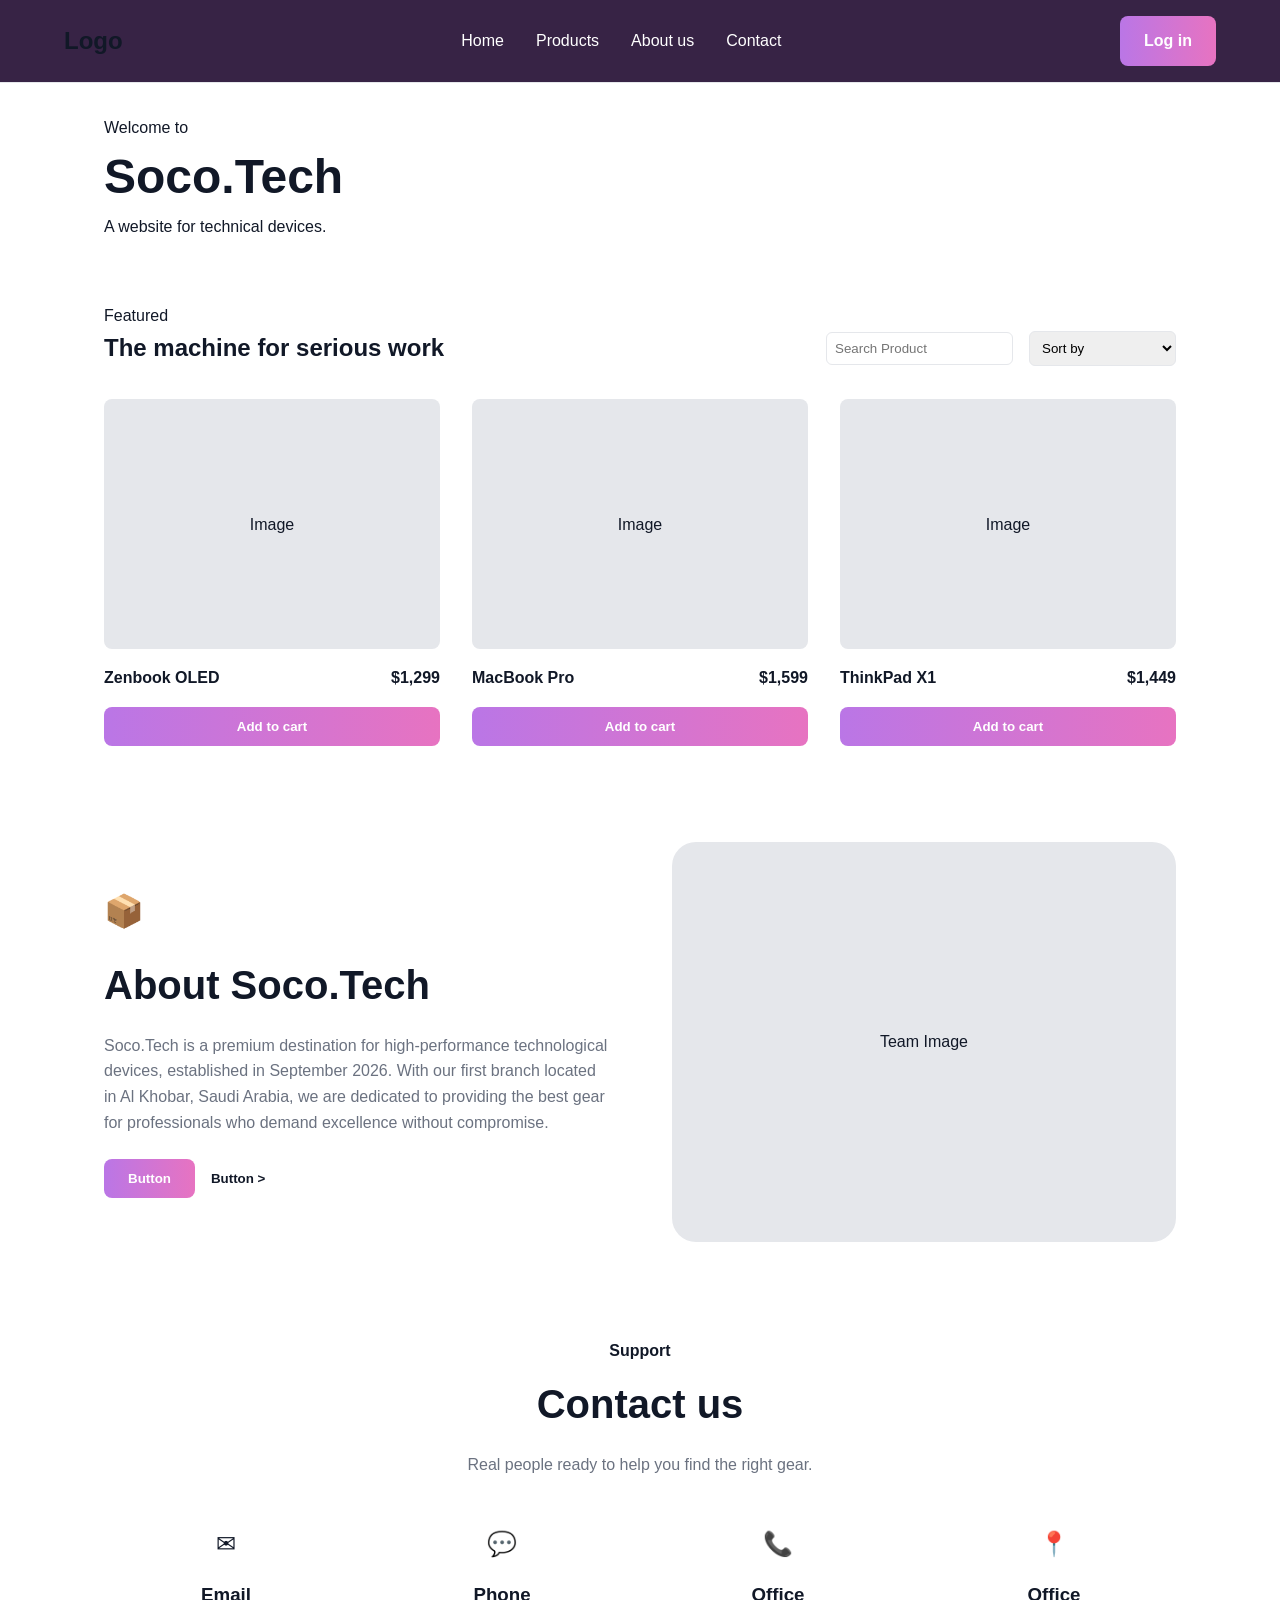
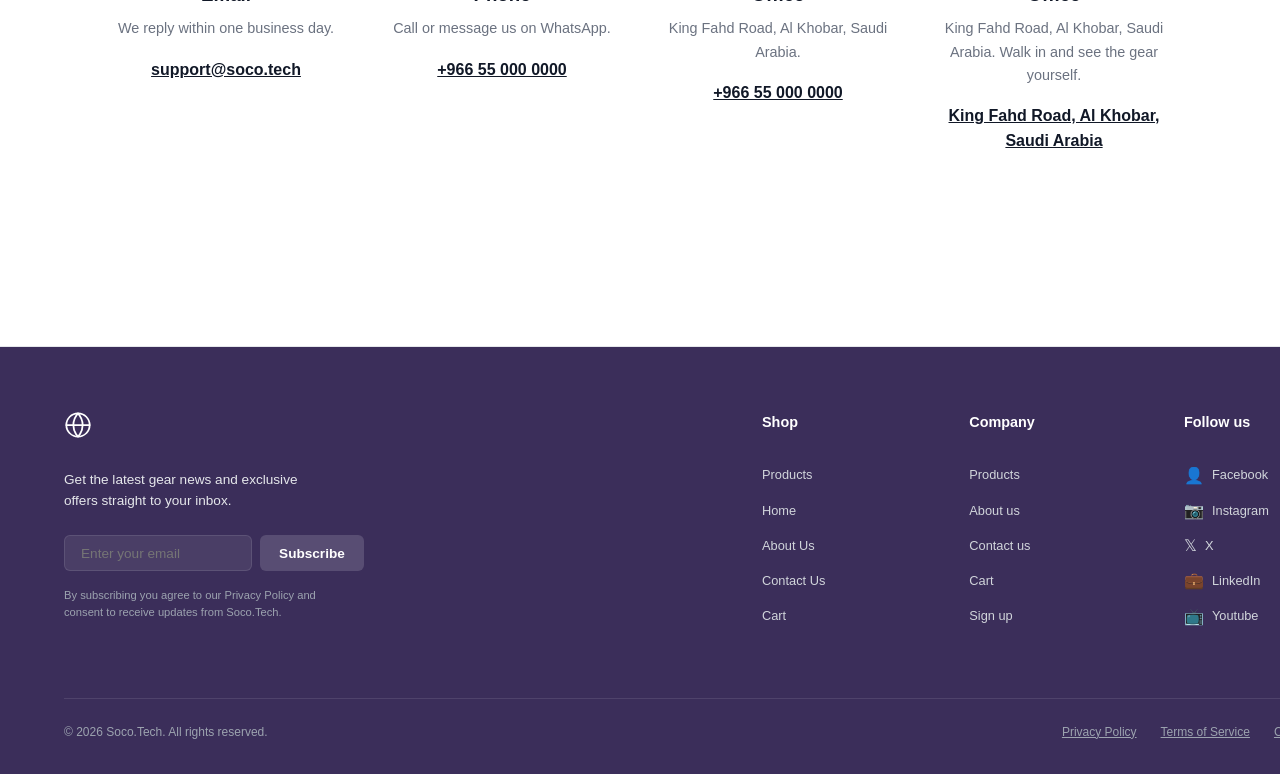
<file: index.html>
<!DOCTYPE html>
<html lang="en">
<head>
    <meta charset="UTF-8">
    <title>Soco.Tech - Home</title>
    <link rel="stylesheet" href="style.css">
</head>
<body>
    <header>
        <h2>Logo</h2>
        <nav class="nav-links">
            <a href="index.html">Home</a>
            <a href="index.html">Products</a>
            <a href="index.html">About us</a>
            <a href="index.html">Contact</a>
        </nav>
        <a href="login.html" class="btn-primary btn-outline">Log in</a>
    </header>

    <main>
        <!-- Hero Section -->
        <section class="hero" style="margin-bottom: 4rem;">
            <div>
                <p>Welcome to </p>
                <h1 style="font-size: 3rem; margin: 0.5rem 0;">Soco.Tech</h1>
                <p>A website for technical devices.</p>
            </div>
        </section>

        <!-- Product Header Section -->
        <section class="product-header" style="margin-bottom: 2rem;">
            <p>Featured</p>
            <!-- Flexbox aligns the H1 on the left and the search/sort controls on the right -->
            <div style="display: flex; justify-content: space-between; align-items: center; flex-wrap: wrap; gap: 1rem;">
                <h1 style="margin: 0;">The machine for serious work</h1>
                <div style="display: flex; gap: 1rem; align-items: center;">
                    <input type="search" id="search" name="search" placeholder="Search Product" style="padding: 0.5rem; border: 1px solid var(--border); border-radius: 6px;"/>
                    <select id="sort-selector" name="sort-selector" style="padding: 0.5rem; border: 1px solid var(--border); border-radius: 6px;">
                        <option>Sort by</option>
                        <option>Price: Low to High</option>
                        <option>Price: High to Low</option>
                    </select>
                </div>
            </div>
        </section>

        <!-- Product Grid -->
        <section class="product-grid" style="margin-bottom: 6rem;">
            <div class="product-card">
                <div class="img-placeholder" style="height: 250px; margin-bottom: 1rem;">Image</div>
                <div style="display: flex; justify-content: space-between; margin-bottom: 1rem;">
                    <strong>Zenbook OLED</strong>
                    <strong>$1,299</strong>
                </div>
                <button class="btn-primary btn-outline" style="width: 100%;">Add to cart</button>
            </div>
            <div class="product-card">
                <div class="img-placeholder" style="height: 250px; margin-bottom: 1rem;">Image</div>
                <div style="display: flex; justify-content: space-between; margin-bottom: 1rem;">
                    <strong>MacBook Pro</strong>
                    <strong>$1,599</strong>
                </div>
                <button class="btn-primary btn-outline" style="width: 100%;">Add to cart</button>
            </div>
            <div class="product-card">
                <div class="img-placeholder" style="height: 250px; margin-bottom: 1rem;">Image</div>
                <div style="display: flex; justify-content: space-between; margin-bottom: 1rem;">
                    <strong>ThinkPad X1</strong>
                    <strong>$1,449</strong>
                </div>
                <button class="btn-primary btn-outline" style="width: 100%;">Add to cart</button>
            </div>
        </section>

        <!-- About Section -->
        <section class="about-section" style="display: grid; grid-template-columns: 1fr 1fr; gap: 4rem; align-items: center; margin-bottom: 6rem;">
            <div>
                <div style="font-size: 2rem; margin-bottom: 1rem;">&#128230;</div>
                <h2 style="font-size: 2.5rem; margin-bottom: 1rem;">About Soco.Tech</h2>
                <p style="color: var(--text-muted); margin-bottom: 1.5rem;">Soco.Tech is a premium destination for high-performance technological devices, established in September 2026. With our first branch located in Al Khobar, Saudi Arabia, we are dedicated to providing the best gear for professionals who demand excellence without compromise.</p>
                <div style="display: flex; gap: 1rem; align-items: center;">
                    <button class="btn-primary btn-outline">Button</button>
                    <button class="btn-arrow btn-outline" style="border: none; padding-left: 0;">Button &gt;</button>
                </div>
            </div>
            <div class="img-placeholder" style="height: 400px; border-radius: 24px; background-color: var(--placeholder);">Team Image</div>
        </section>

        <!-- Contact Section -->
        <section class="contact-section" style="margin-bottom: 6rem;">
            <div style="text-align: center; margin-bottom: 3rem;">
                <p style="font-weight: 600; margin-bottom: 0.5rem;">Support</p>
                <h2 style="font-size: 2.5rem; margin-bottom: 1rem;">Contact us</h2>
                <p style="color: var(--text-muted);">Real people ready to help you find the right gear.</p>
            </div>
            <div style="display: grid; grid-template-columns: repeat(4, 1fr); gap: 2rem; text-align: center;">
                <div>
                    <div style="font-size: 1.5rem; margin-bottom: 1rem;">&#9993;</div>
                    <h3 style="margin-bottom: 0.5rem;">Email</h3>
                    <p style="color: var(--text-muted); font-size: 0.9rem; margin-bottom: 1rem;">We reply within one business day.</p>
                    <a href="mailto:support@soco.tech" style="text-decoration: underline; font-weight: 600;">support@soco.tech</a>
                </div>
                <div>
                    <div style="font-size: 1.5rem; margin-bottom: 1rem;">&#128172;</div>
                    <h3 style="margin-bottom: 0.5rem;">Phone</h3>
                    <p style="color: var(--text-muted); font-size: 0.9rem; margin-bottom: 1rem;">Call or message us on WhatsApp.</p>
                    <a href="tel:+966550000000" style="text-decoration: underline; font-weight: 600;">+966 55 000 0000</a>
                </div>
                <div>
                    <div style="font-size: 1.5rem; margin-bottom: 1rem;">&#128222;</div>
                    <h3 style="margin-bottom: 0.5rem;">Office</h3>
                    <p style="color: var(--text-muted); font-size: 0.9rem; margin-bottom: 1rem;">King Fahd Road, Al Khobar, Saudi Arabia.</p>
                    <a href="tel:+966550000000" style="text-decoration: underline; font-weight: 600;">+966 55 000 0000</a>
                </div>
                <div>
                    <div style="font-size: 1.5rem; margin-bottom: 1rem;">&#128205;</div>
                    <h3 style="margin-bottom: 0.5rem;">Office</h3>
                    <p style="color: var(--text-muted); font-size: 0.9rem; margin-bottom: 1rem;">King Fahd Road, Al Khobar, Saudi Arabia. Walk in and see the gear yourself.</p>
                    <a href="#" style="text-decoration: underline; font-weight: 600;">King Fahd Road, Al Khobar, Saudi Arabia</a>
                </div>
            </div>
        </section>
    </main>


<!-- Footer Section -->
<footer class="site-footer">
    
    <!-- Main Vertical Container -->
    <div class="footer-vertical-container">
        
        <!-- Top Horizontal Container (Newsletter + Links Table) -->
        <div class="footer-horizontal-top">
            
            <!-- Newsletter Block -->
            <div class="footer-newsletter">
                <div class="footer-logo-icon">
                    <svg width="28" height="28" viewBox="0 0 24 24" fill="none" stroke="currentColor" stroke-width="1.5" stroke-linecap="round" stroke-linejoin="round">
                        <circle cx="12" cy="12" r="10"></circle>
                        <path d="M12 2a15.3 15.3 0 0 1 4 10 15.3 15.3 0 0 1-4 10 15.3 15.3 0 0 1-4-10 15.3 15.3 0 0 1 4-10z"></path>
                        <path d="M2 12h20"></path>
                    </svg>
                </div>
                <p class="newsletter-desc">Get the latest gear news and exclusive offers straight to your inbox.</p>
                <div class="newsletter-input-group">
                    <input type="email" placeholder="Enter your email" class="newsletter-input">
                    <button class="newsletter-btn">Subscribe</button>
                </div>
                <p class="newsletter-disclaimer">By subscribing you agree to our Privacy Policy and consent to receive updates from Soco.Tech.</p>
            </div>

            <!-- Links Table Block -->
            <div class="footer-links-wrapper">
                <table class="footer-links-table">
                    <thead>
                        <tr>
                            <th>Shop</th>
                            <th>Company</th>
                            <th>Follow us</th>
                        </tr>
                    </thead>
                    <tbody>
                        <tr>
                            <td><a href="index.html">Products</a></td>
                            <td><a href="index.html">Products</a></td>
                            <td class="nowrap"><a href="#" class="social-link"><span class="social-icon">&#128100;</span> Facebook</a></td>
                        </tr>
                        <tr>
                            <td><a href="index.html">Home</a></td>
                            <td><a href="index.html">About us</a></td>
                            <td class="nowrap"><a href="#" class="social-link"><span class="social-icon">&#128247;</span> Instagram</a></td>
                        </tr>
                        <tr>
                            <td><a href="index.html">About Us</a></td>
                            <td><a href="index.html">Contact us</a></td>
                            <td class="nowrap"><a href="#" class="social-link"><span class="social-icon">&#120143;</span> X</a></td>
                        </tr>
                        <tr>
                            <td><a href="index.html">Contact Us</a></td>
                            <td><a href="cart.html">Cart</a></td>
                            <td class="nowrap"><a href="#" class="social-link"><span class="social-icon">&#128188;</span> LinkedIn</a></td>
                        </tr>
                        <tr>
                            <td><a href="cart.html">Cart</a></td>
                            <td><a href="signup.html">Sign up</a></td>
                            <td class="nowrap"><a href="#" class="social-link"><span class="social-icon">&#128250;</span> Youtube</a></td>
                        </tr>
                    </tbody>
                </table>
            </div>
            
        </div> 

        <!-- Bottom Horizontal Container (Legal Area) -->
        <div class="footer-horizontal-bottom">
            <p>&copy; 2026 Soco.Tech. All rights reserved.</p>
            <div class="footer-legal-links">
                <a href="#">Privacy Policy</a>
                <a href="#">Terms of Service</a>
                <a href="#">Cookies Settings</a>
            </div>
        </div>

    </div>
</footer>
</body>
</html>
</file>
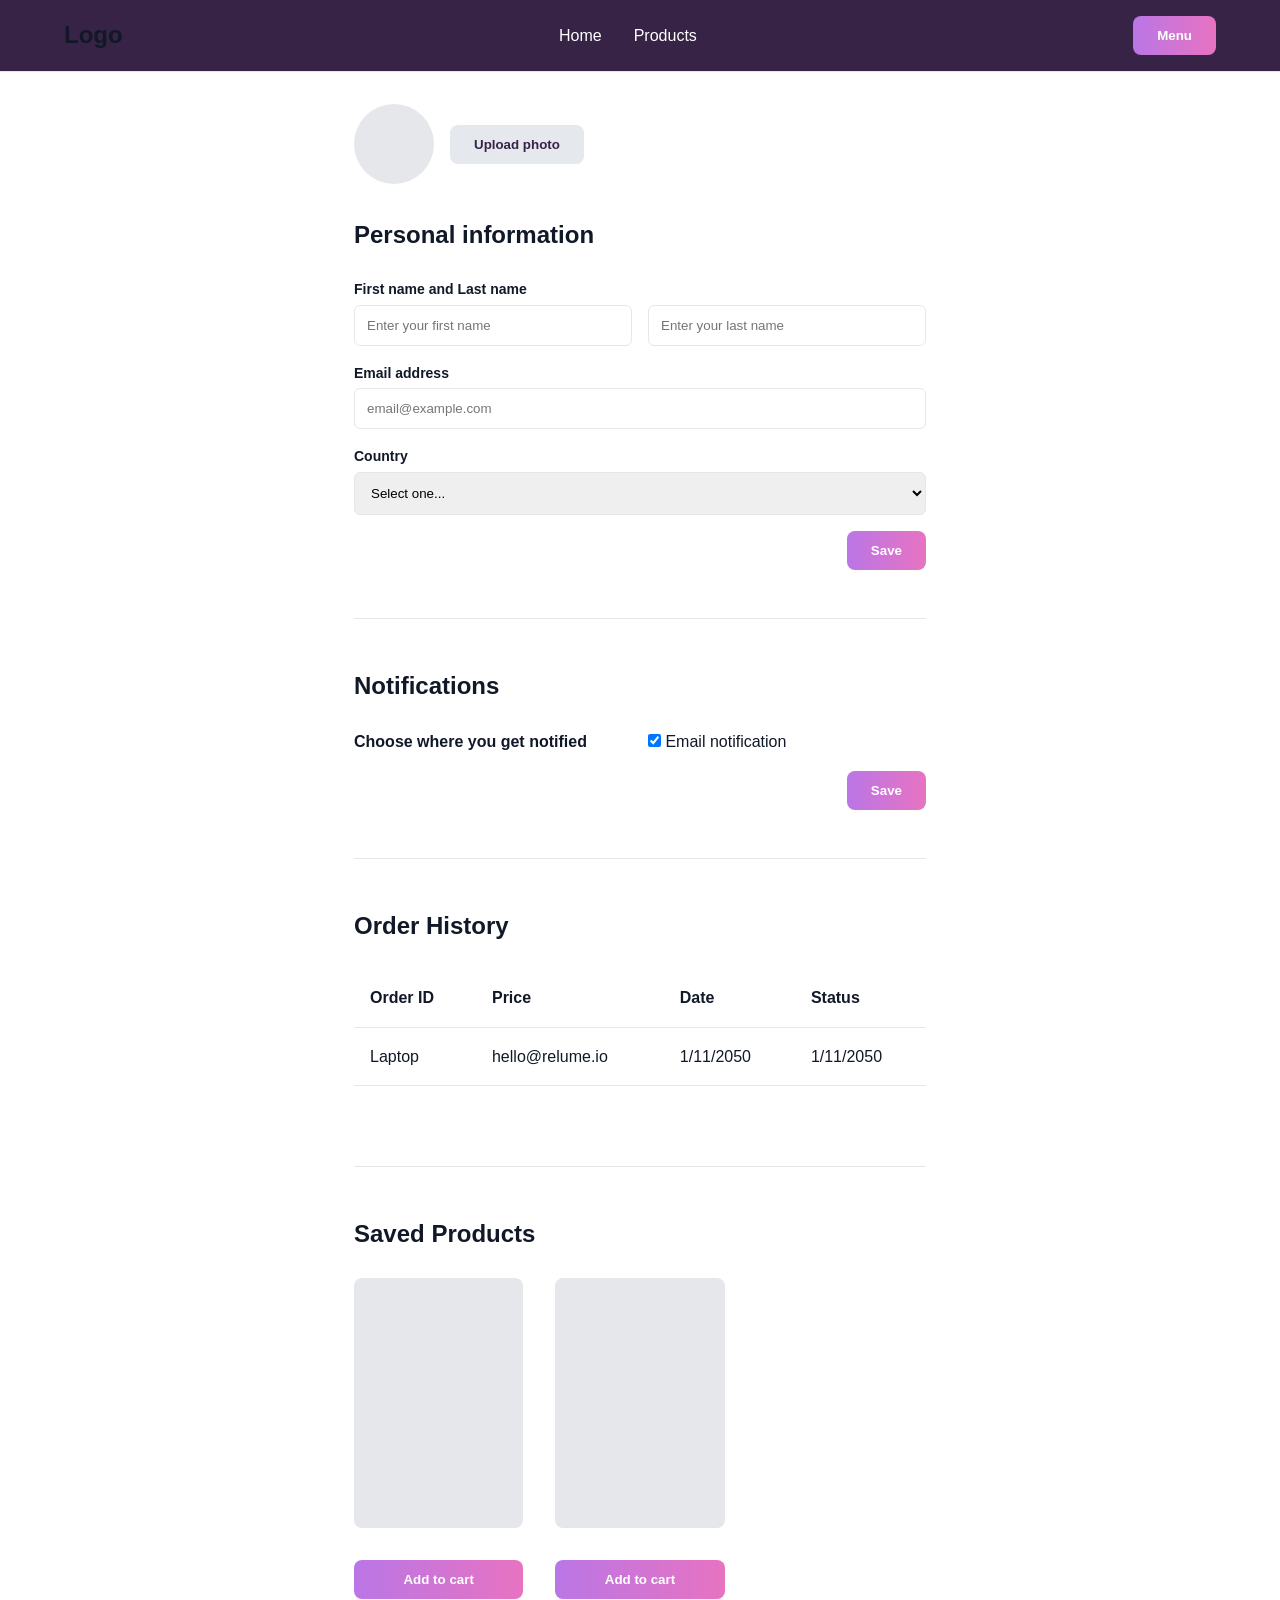
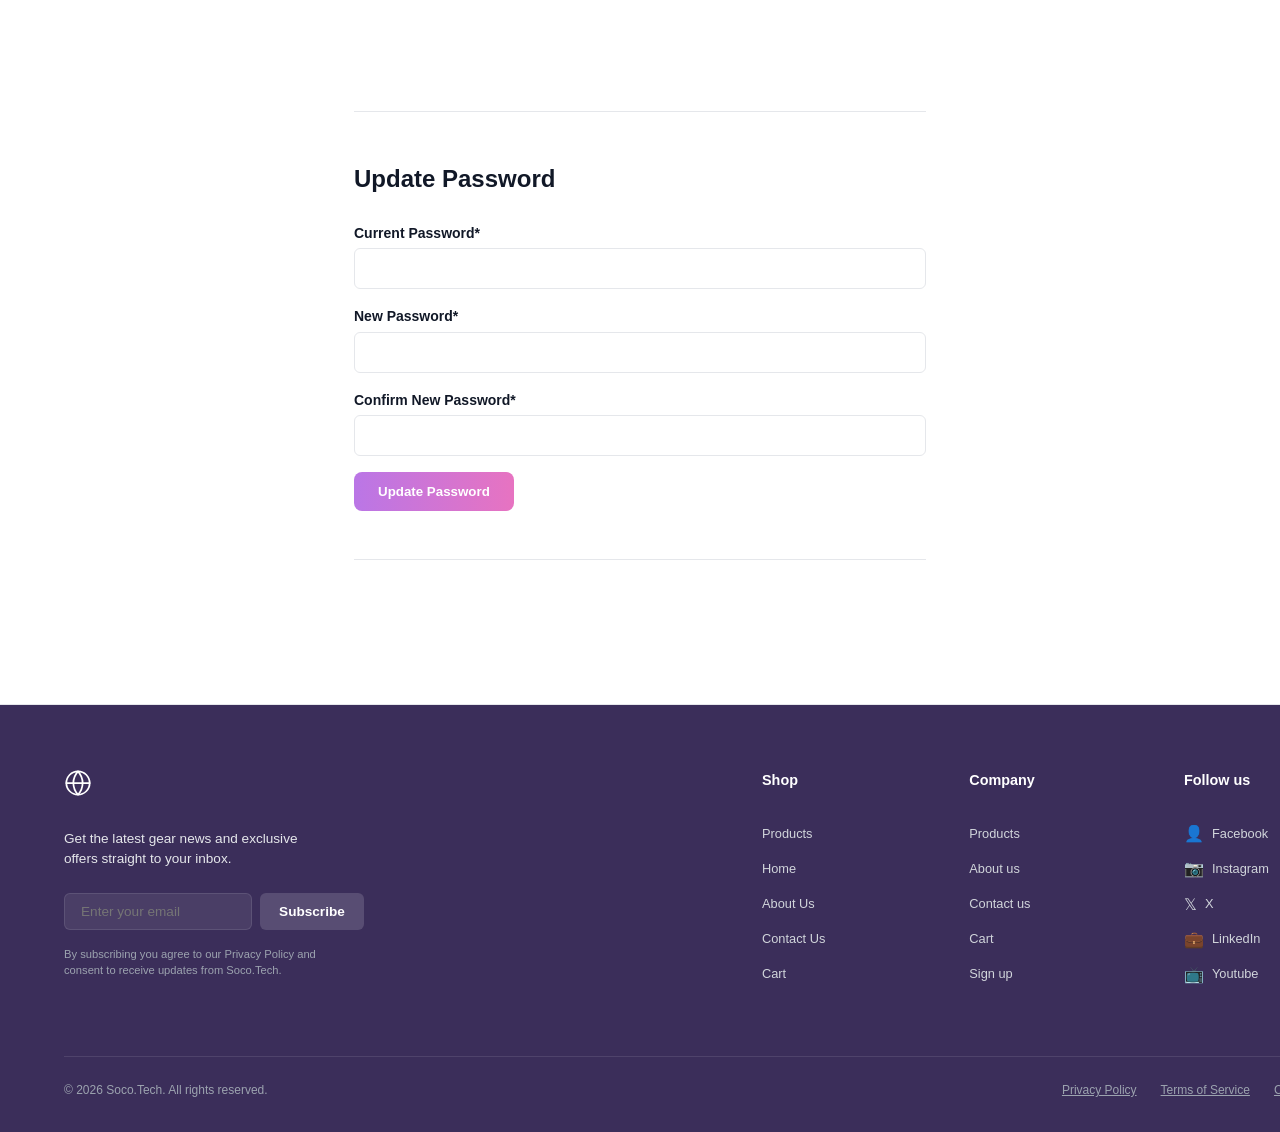
<file: account.html>
<!DOCTYPE html>
<html lang="en">
<head>
    <meta charset="UTF-8">
    <title>My Account - Soco.Tech</title>
    <link rel="stylesheet" href="style.css">
</head>
<body>
    <header>
        <h2>Logo</h2>
        <nav class="nav-links"><a href="index.html">Home</a><a href="index.html">Products</a></nav>
        <button class="btn-primary btn-outline">Menu</button>
    </header>

    <main class="narrow-container">
        <!-- Personal Information -->
        <section class="account-section">
            <div style="display: flex; align-items: center; gap: 1rem; margin-bottom: 2rem;">
                <div class="img-placeholder" style="width: 80px; height: 80px; border-radius: 50%;"></div>
                <button class="btn btn-outline">Upload photo</button>
            </div>
            
            <div style="display: flex; justify-content: space-between; align-items: center; margin-bottom: 1.5rem;">
                <h2>Personal information</h2>
            </div>
            <div class="form-row">
                <div class="input-group"><label>First name and Last name</label><input type="text" placeholder="Enter your first name"></div>
                <div class="input-group"><label>&nbsp;</label><input type="text" placeholder="Enter your last name"></div>
            </div>
            <div class="input-group"><label>Email address</label><input type="email" placeholder="email@example.com"></div>
            <div class="input-group"><label>Country</label><select><option>Select one...</option></select></div>
            <div style="text-align: right;"><button class="btn-primary">Save</button></div>
        </section>

        <!-- Notifications -->
        <section class="account-section">
            <h2>Notifications</h2>
            <div class="form-row" style="margin-top: 1.5rem;">
                <div><strong>Choose where you get notified</strong></div>
                <div><label><input type="checkbox" checked> Email notification</label></div>
            </div>
            <div style="text-align: right; margin-top: 1rem;"><button class="btn-primary">Save</button></div>
        </section>

        <!-- Order History -->
        <section class="account-section">
            <div style="display: flex; justify-content: space-between; align-items: center; margin-bottom: 1.5rem;">
                <h2>Order History</h2>
                <!-- <div><button class="btn btn-outline">Button</button> <button class="btn">Button</button></div> -->
            </div>
            <table class="cart-table">
                <tr><th>Order ID</th><th>Price</th><th>Date</th><th>Status</th></tr>
                <tr><td>Laptop</td><td>hello@relume.io</td><td>1/11/2050</td><td>1/11/2050</td></tr>
            </table>
        </section>

        <!-- Saved Products -->
        <section class="account-section">
            <h2>Saved Products</h2>
            <div class="product-grid" style="margin-top: 1.5rem;">
                <div class="product-card">
                    <div class="img-placeholder"></div>
                    <button class="btn-primary" style="width: 100%; margin-top: 1rem;">Add to cart</button>
                </div>
                <div class="product-card">
                    <div class="img-placeholder"></div>
                    <button class="btn-primary" style="width: 100%; margin-top: 1rem;">Add to cart</button>
                </div>
            </div>
        </section>

        <!-- Update Password -->
        <section class="account-section">
            <h2>Update Password</h2>
            <div class="input-group" style="margin-top: 1.5rem;"><label>Current Password*</label><input type="password"></div>
            <div class="input-group"><label>New Password*</label><input type="password"></div>
            <div class="input-group"><label>Confirm New Password*</label><input type="password"></div>
            <button class="btn-primary">Update Password</button>
        </section>
    </main>
    <!-- Footer Section -->
<footer class="site-footer">
    
    <!-- Main Vertical Container -->
    <div class="footer-vertical-container">
        
        <!-- Top Horizontal Container (Newsletter + Links Table) -->
        <div class="footer-horizontal-top">
            
            <!-- Newsletter Block -->
            <div class="footer-newsletter">
                <div class="footer-logo-icon">
                    <svg width="28" height="28" viewBox="0 0 24 24" fill="none" stroke="currentColor" stroke-width="1.5" stroke-linecap="round" stroke-linejoin="round">
                        <circle cx="12" cy="12" r="10"></circle>
                        <path d="M12 2a15.3 15.3 0 0 1 4 10 15.3 15.3 0 0 1-4 10 15.3 15.3 0 0 1-4-10 15.3 15.3 0 0 1 4-10z"></path>
                        <path d="M2 12h20"></path>
                    </svg>
                </div>
                <p class="newsletter-desc">Get the latest gear news and exclusive offers straight to your inbox.</p>
                <div class="newsletter-input-group">
                    <input type="email" placeholder="Enter your email" class="newsletter-input">
                    <button class="newsletter-btn">Subscribe</button>
                </div>
                <p class="newsletter-disclaimer">By subscribing you agree to our Privacy Policy and consent to receive updates from Soco.Tech.</p>
            </div>

            <!-- Links Table Block -->
            <div class="footer-links-wrapper">
                <table class="footer-links-table">
                    <thead>
                        <tr>
                            <th>Shop</th>
                            <th>Company</th>
                            <th>Follow us</th>
                        </tr>
                    </thead>
                    <tbody>
                        <tr>
                            <td><a href="index.html">Products</a></td>
                            <td><a href="index.html">Products</a></td>
                            <td class="nowrap"><a href="#" class="social-link"><span class="social-icon">&#128100;</span> Facebook</a></td>
                        </tr>
                        <tr>
                            <td><a href="index.html">Home</a></td>
                            <td><a href="index.html">About us</a></td>
                            <td class="nowrap"><a href="#" class="social-link"><span class="social-icon">&#128247;</span> Instagram</a></td>
                        </tr>
                        <tr>
                            <td><a href="index.html">About Us</a></td>
                            <td><a href="index.html">Contact us</a></td>
                            <td class="nowrap"><a href="#" class="social-link"><span class="social-icon">&#120143;</span> X</a></td>
                        </tr>
                        <tr>
                            <td><a href="index.html">Contact Us</a></td>
                            <td><a href="cart.html">Cart</a></td>
                            <td class="nowrap"><a href="#" class="social-link"><span class="social-icon">&#128188;</span> LinkedIn</a></td>
                        </tr>
                        <tr>
                            <td><a href="cart.html">Cart</a></td>
                            <td><a href="signup.html">Sign up</a></td>
                            <td class="nowrap"><a href="#" class="social-link"><span class="social-icon">&#128250;</span> Youtube</a></td>
                        </tr>
                    </tbody>
                </table>
            </div>
            
        </div> 

        <!-- Bottom Horizontal Container (Legal Area) -->
        <div class="footer-horizontal-bottom">
            <p>&copy; 2026 Soco.Tech. All rights reserved.</p>
            <div class="footer-legal-links">
                <a href="#">Privacy Policy</a>
                <a href="#">Terms of Service</a>
                <a href="#">Cookies Settings</a>
            </div>
        </div>

    </div>
</footer>
</body>
</html>
</file>
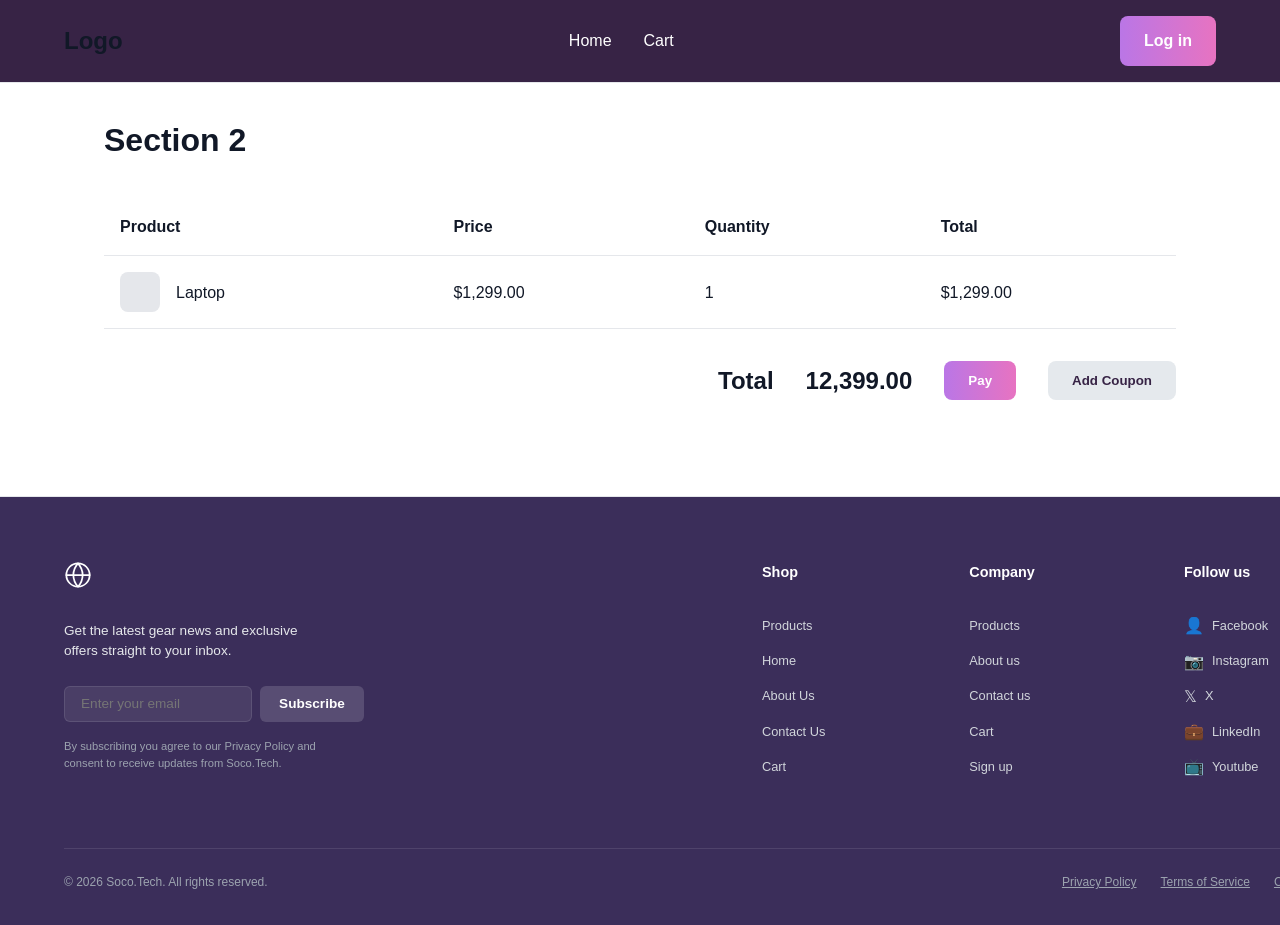
<file: cart.html>
<!DOCTYPE html>
<html lang="en">
<head>
    <meta charset="UTF-8">
    <title>Cart - Soco.Tech</title>
    <link rel="stylesheet" href="style.css">
</head>
<body>
    <header>
        <h2>Logo</h2>
        <nav class="nav-links"><a href="index.html">Home</a><a href="cart.html">Cart</a></nav>
        <a href="login.html" class="btn-primary btn-outline">Log in</a>
    </header>

    <main>
        <h1 style="margin-bottom: 2rem;">Section 2</h1>
        <table class="cart-table">
            <thead>
                <tr>
                    <th>Product</th>
                    <th>Price</th>
                    <th>Quantity</th>
                    <th>Total</th>
                </tr>
            </thead>
            <tbody>
                <tr>
                    <td><div style="display: flex; align-items: center; gap: 1rem;"><div class="img-placeholder" style="width: 40px; height: 40px;"></div> Laptop</div></td>
                    <td>$1,299.00</td>
                    <td>1</td>
                    <td>$1,299.00</td>
                </tr>
            </tbody>
        </table>
        
        <div class="cart-totals">
            <span>Total</span>
            <span>12,399.00</span>
            <button class="btn-primary btn-outline">Pay</button>
            <button class="btn" onclick="window.location.href='payment.html'">Add Coupon</button>
        </div>
    </main>
    <!-- Footer Section -->
<footer class="site-footer">
    
    <!-- Main Vertical Container -->
    <div class="footer-vertical-container">
        
        <!-- Top Horizontal Container (Newsletter + Links Table) -->
        <div class="footer-horizontal-top">
            
            <!-- Newsletter Block -->
            <div class="footer-newsletter">
                <div class="footer-logo-icon">
                    <svg width="28" height="28" viewBox="0 0 24 24" fill="none" stroke="currentColor" stroke-width="1.5" stroke-linecap="round" stroke-linejoin="round">
                        <circle cx="12" cy="12" r="10"></circle>
                        <path d="M12 2a15.3 15.3 0 0 1 4 10 15.3 15.3 0 0 1-4 10 15.3 15.3 0 0 1-4-10 15.3 15.3 0 0 1 4-10z"></path>
                        <path d="M2 12h20"></path>
                    </svg>
                </div>
                <p class="newsletter-desc">Get the latest gear news and exclusive offers straight to your inbox.</p>
                <div class="newsletter-input-group">
                    <input type="email" placeholder="Enter your email" class="newsletter-input">
                    <button class="newsletter-btn">Subscribe</button>
                </div>
                <p class="newsletter-disclaimer">By subscribing you agree to our Privacy Policy and consent to receive updates from Soco.Tech.</p>
            </div>

            <!-- Links Table Block -->
            <div class="footer-links-wrapper">
                <table class="footer-links-table">
                    <thead>
                        <tr>
                            <th>Shop</th>
                            <th>Company</th>
                            <th>Follow us</th>
                        </tr>
                    </thead>
                    <tbody>
                        <tr>
                            <td><a href="index.html">Products</a></td>
                            <td><a href="index.html">Products</a></td>
                            <td class="nowrap"><a href="#" class="social-link"><span class="social-icon">&#128100;</span> Facebook</a></td>
                        </tr>
                        <tr>
                            <td><a href="index.html">Home</a></td>
                            <td><a href="index.html">About us</a></td>
                            <td class="nowrap"><a href="#" class="social-link"><span class="social-icon">&#128247;</span> Instagram</a></td>
                        </tr>
                        <tr>
                            <td><a href="index.html">About Us</a></td>
                            <td><a href="index.html">Contact us</a></td>
                            <td class="nowrap"><a href="#" class="social-link"><span class="social-icon">&#120143;</span> X</a></td>
                        </tr>
                        <tr>
                            <td><a href="index.html">Contact Us</a></td>
                            <td><a href="cart.html">Cart</a></td>
                            <td class="nowrap"><a href="#" class="social-link"><span class="social-icon">&#128188;</span> LinkedIn</a></td>
                        </tr>
                        <tr>
                            <td><a href="cart.html">Cart</a></td>
                            <td><a href="signup.html">Sign up</a></td>
                            <td class="nowrap"><a href="#" class="social-link"><span class="social-icon">&#128250;</span> Youtube</a></td>
                        </tr>
                    </tbody>
                </table>
            </div>
            
        </div> 

        <!-- Bottom Horizontal Container (Legal Area) -->
        <div class="footer-horizontal-bottom">
            <p>&copy; 2026 Soco.Tech. All rights reserved.</p>
            <div class="footer-legal-links">
                <a href="#">Privacy Policy</a>
                <a href="#">Terms of Service</a>
                <a href="#">Cookies Settings</a>
            </div>
        </div>

    </div>
</footer>
</body>
</html>
</file>
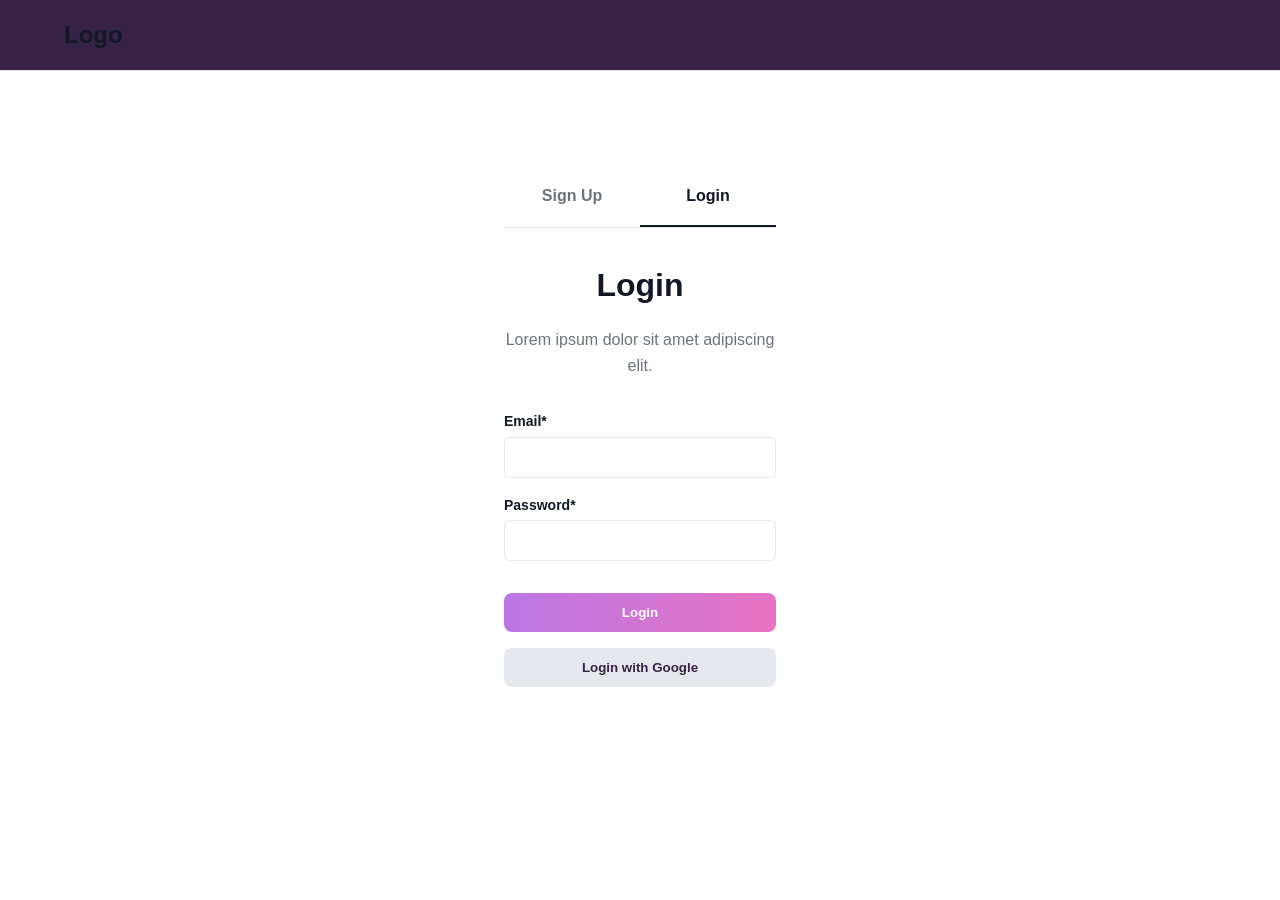
<file: login.html>
<!DOCTYPE html>
<html lang="en">
<head>
    <meta charset="UTF-8">
    <title>Log In - Soco.Tech</title>
    <link rel="stylesheet" href="style.css">
</head>
<body>
    <header>
        <h2>Logo</h2>
    </header>

    <main class="auth-container">
        <div class="auth-tabs">
            <a href="signup.html">Sign Up</a>
            <a href="login.html" class="active">Login</a>
        </div>
        
        <h1 style="margin-bottom: 1rem;">Login</h1>
        <p style="margin-bottom: 2rem; color: var(--text-muted);">Lorem ipsum dolor sit amet adipiscing elit.</p>

        <form>
            <div class="input-group" style="text-align: left;">
                <label>Email*</label>
                <input type="email">
            </div>
            <div class="input-group" style="text-align: left;">
                <label>Password*</label>
                <input type="password">
            </div>
            <button type="submit" class="btn-primary" style="width: 100%; margin-top: 1rem;" onclick="window.location.href='account.html'">Login</button>
            <button type="button" class="btn btn-outline" style="width: 100%; margin-top: 1rem;">Login with Google</button>
        </form>
    </main>
</body>
</html>
</file>
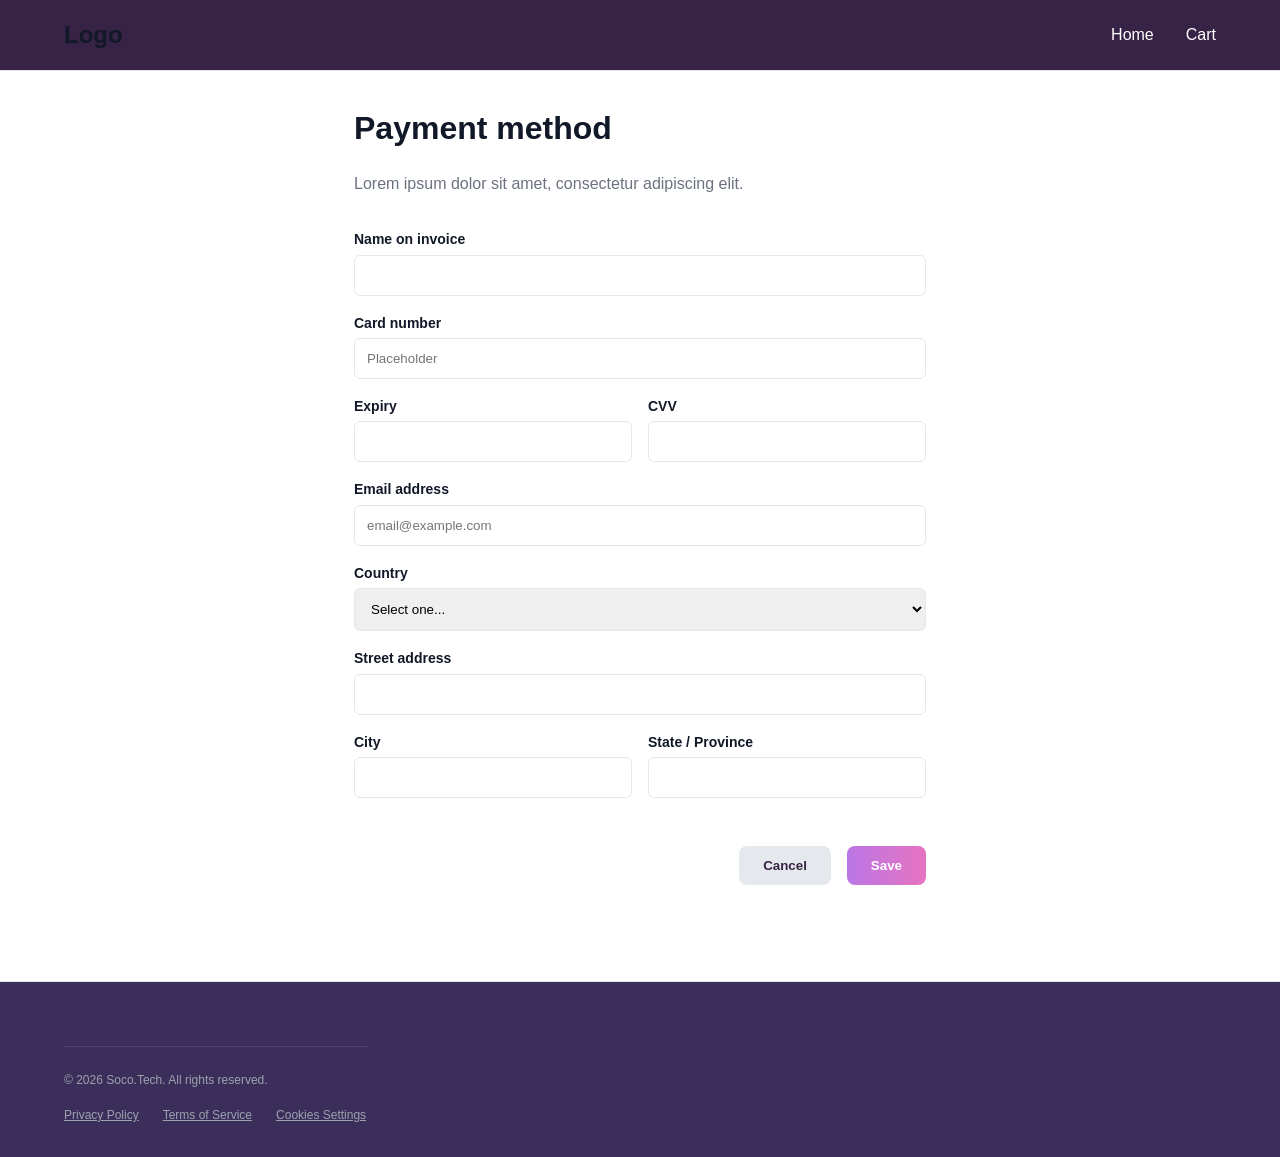
<file: payment.html>
<!DOCTYPE html>
<html lang="en">
<head>
    <meta charset="UTF-8">
    <title>Payment - Soco.Tech</title>
    <link rel="stylesheet" href="style.css">
</head>
<body>
    <header>
        <h2>Logo</h2>
        <nav class="nav-links"><a href="index.html">Home</a><a href="cart.html">Cart</a></nav>
    </header>

    <main class="narrow-container">
        <h1 style="margin-bottom: 1rem;">Payment method</h1>
        <p style="margin-bottom: 2rem; color: var(--text-muted);">Lorem ipsum dolor sit amet, consectetur adipiscing elit.</p>

        <form>
            <div class="input-group">
                <label>Name on invoice</label>
                <input type="text">
            </div>
            <div class="input-group">
                <label>Card number</label>
                <input type="text" placeholder="Placeholder">
            </div>
            <div class="form-row">
                <div class="input-group"><label>Expiry</label><input type="text"></div>
                <div class="input-group"><label>CVV</label><input type="text"></div>
            </div>
            <div class="input-group">
                <label>Email address</label>
                <input type="email" placeholder="email@example.com">
            </div>
            <div class="input-group">
                <label>Country</label>
                <select><option>Select one...</option></select>
            </div>
            <div class="input-group">
                <label>Street address</label>
                <input type="text">
            </div>
            <div class="form-row">
                <div class="input-group"><label>City</label><input type="text"></div>
                <div class="input-group"><label>State / Province</label><input type="text"></div>
            </div>
            
            <div style="display: flex; justify-content: flex-end; gap: 1rem; margin-top: 2rem;">
                <button type="button" class="btn btn-outline">Cancel</button>
                <button type="button" class="btn-primary">Save</button>
            </div>
        </form>
    </main>
    <!-- Footer Section -->
<footer class="site-footer">

        <!-- Bottom Horizontal Container (Legal Area) -->
        <div class="footer-horizontal-bottom">
            <p>&copy; 2026 Soco.Tech. All rights reserved.</p>
            <div class="footer-legal-links">
                <a href="#">Privacy Policy</a>
                <a href="#">Terms of Service</a>
                <a href="#">Cookies Settings</a>
            </div>
        </div>
</footer>
</body>
</html>
</file>
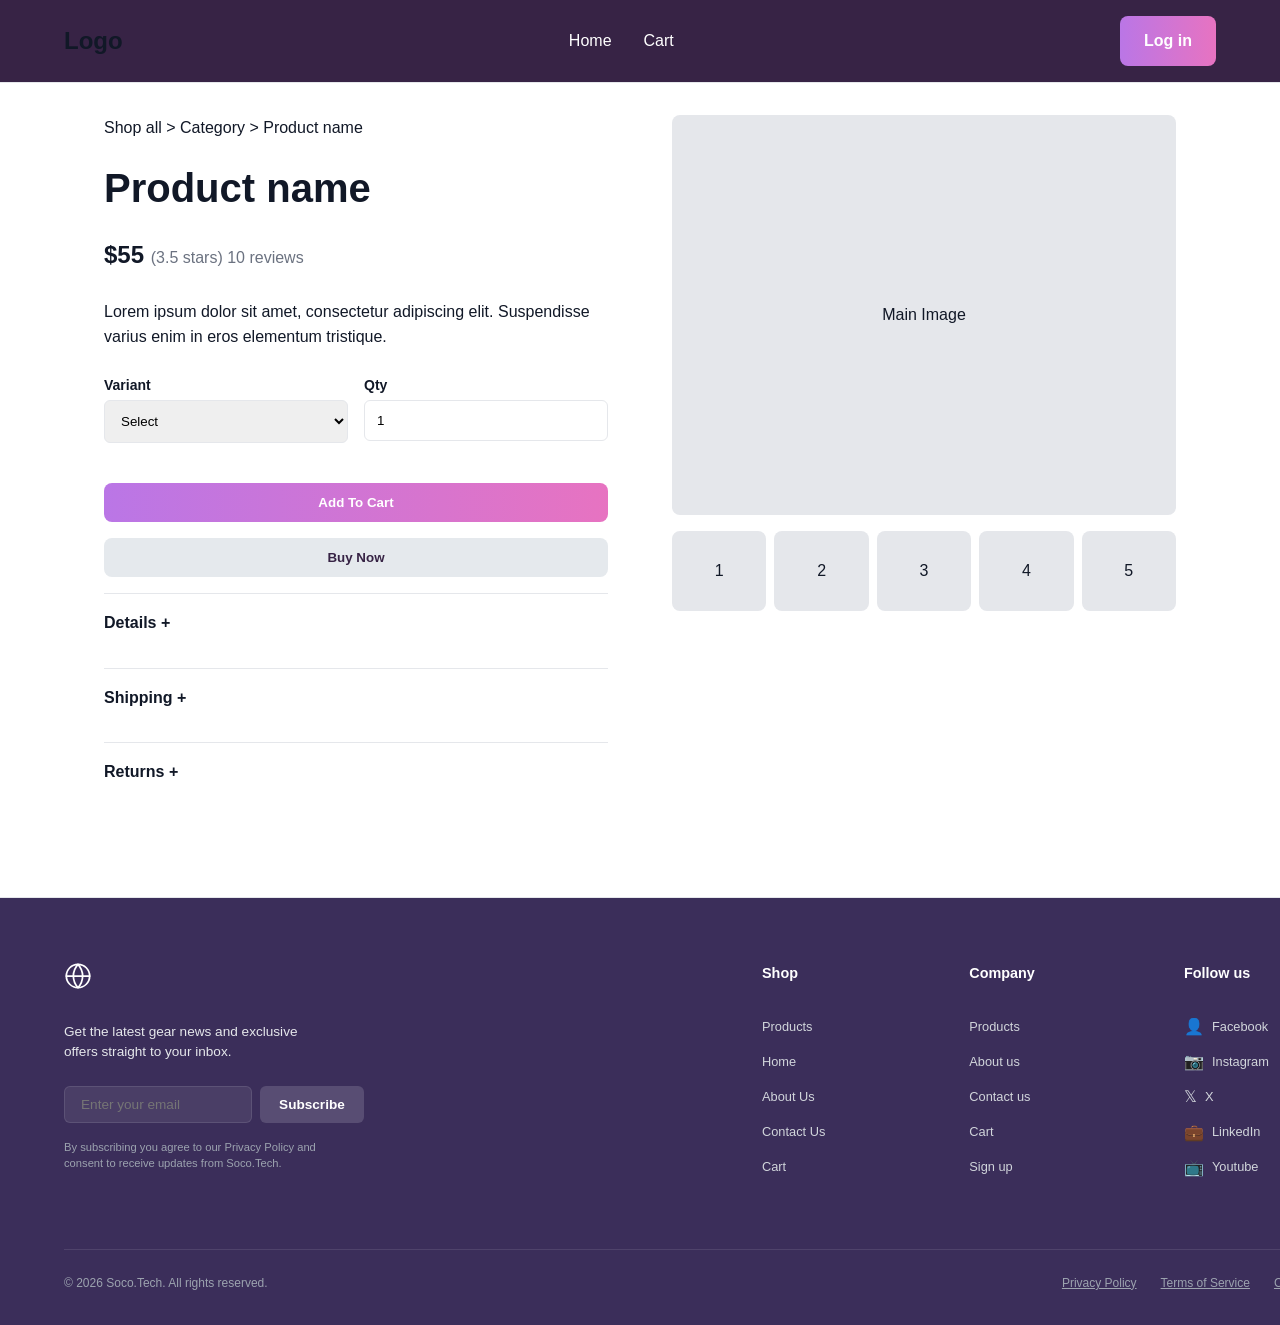
<file: product_detail.html>
<!DOCTYPE html>
<html lang="en">
<head>
    <meta charset="UTF-8">
    <title>Product Name - Soco.Tech</title>
    <link rel="stylesheet" href="style.css">
</head>
<body>
    <header>
        <h2>Logo</h2>
        <nav class="nav-links"><a href="index.html">Home</a><a href="cart.html">Cart</a></nav>
        <a href="login.html" class="btn-primary btn-outline">Log in</a>
    </header>

    <main class="product-detail-layout">
        <div>
            <p>Shop all > Category > Product name</p>
            <h1 style="font-size: 2.5rem; margin: 1rem 0;">Product name</h1>
            <p style="font-size: 1.5rem; font-weight: bold;">$55 <span style="font-size: 1rem; font-weight: normal; color: var(--text-muted);">(3.5 stars) 10 reviews</span></p>
            <p style="margin: 1.5rem 0;">Lorem ipsum dolor sit amet, consectetur adipiscing elit. Suspendisse varius enim in eros elementum tristique.</p>
            
            <div class="form-row" style="margin-bottom: 1.5rem;">
                <div class="input-group">
                    <label>Variant</label>
                    <select><option>Select</option></select>
                </div>
                <div class="input-group">
                    <label>Qty</label>
                    <input type="number" value="1">
                </div>
            </div>
            
            <button class="btn-primary" style="width: 100%; margin-bottom: 1rem;" onclick="window.location.href='cart.html'">Add To Cart</button>
            <button class="btn btn-outline" style="width: 100%;">Buy Now</button>

            <div class="accordion">Details +</div>
            <div class="accordion">Shipping +</div>
            <div class="accordion">Returns +</div>
        </div>

        <div>
            <div class="img-placeholder main-img">Main Image</div>
            <div class="thumbnail-grid">
                <div class="img-placeholder">1</div>
                <div class="img-placeholder">2</div>
                <div class="img-placeholder">3</div>
                <div class="img-placeholder">4</div>
                <div class="img-placeholder">5</div>
            </div>
        </div>
    </main>
    <!-- Footer Section -->
<footer class="site-footer">
    
    <!-- Main Vertical Container -->
    <div class="footer-vertical-container">
        
        <!-- Top Horizontal Container (Newsletter + Links Table) -->
        <div class="footer-horizontal-top">
            
            <!-- Newsletter Block -->
            <div class="footer-newsletter">
                <div class="footer-logo-icon">
                    <svg width="28" height="28" viewBox="0 0 24 24" fill="none" stroke="currentColor" stroke-width="1.5" stroke-linecap="round" stroke-linejoin="round">
                        <circle cx="12" cy="12" r="10"></circle>
                        <path d="M12 2a15.3 15.3 0 0 1 4 10 15.3 15.3 0 0 1-4 10 15.3 15.3 0 0 1-4-10 15.3 15.3 0 0 1 4-10z"></path>
                        <path d="M2 12h20"></path>
                    </svg>
                </div>
                <p class="newsletter-desc">Get the latest gear news and exclusive offers straight to your inbox.</p>
                <div class="newsletter-input-group">
                    <input type="email" placeholder="Enter your email" class="newsletter-input">
                    <button class="newsletter-btn">Subscribe</button>
                </div>
                <p class="newsletter-disclaimer">By subscribing you agree to our Privacy Policy and consent to receive updates from Soco.Tech.</p>
            </div>

            <!-- Links Table Block -->
            <div class="footer-links-wrapper">
                <table class="footer-links-table">
                    <thead>
                        <tr>
                            <th>Shop</th>
                            <th>Company</th>
                            <th>Follow us</th>
                        </tr>
                    </thead>
                    <tbody>
                        <tr>
                            <td><a href="index.html">Products</a></td>
                            <td><a href="index.html">Products</a></td>
                            <td class="nowrap"><a href="#" class="social-link"><span class="social-icon">&#128100;</span> Facebook</a></td>
                        </tr>
                        <tr>
                            <td><a href="index.html">Home</a></td>
                            <td><a href="index.html">About us</a></td>
                            <td class="nowrap"><a href="#" class="social-link"><span class="social-icon">&#128247;</span> Instagram</a></td>
                        </tr>
                        <tr>
                            <td><a href="index.html">About Us</a></td>
                            <td><a href="index.html">Contact us</a></td>
                            <td class="nowrap"><a href="#" class="social-link"><span class="social-icon">&#120143;</span> X</a></td>
                        </tr>
                        <tr>
                            <td><a href="index.html">Contact Us</a></td>
                            <td><a href="cart.html">Cart</a></td>
                            <td class="nowrap"><a href="#" class="social-link"><span class="social-icon">&#128188;</span> LinkedIn</a></td>
                        </tr>
                        <tr>
                            <td><a href="cart.html">Cart</a></td>
                            <td><a href="signup.html">Sign up</a></td>
                            <td class="nowrap"><a href="#" class="social-link"><span class="social-icon">&#128250;</span> Youtube</a></td>
                        </tr>
                    </tbody>
                </table>
            </div>
            
        </div> 

        <!-- Bottom Horizontal Container (Legal Area) -->
        <div class="footer-horizontal-bottom">
            <p>&copy; 2026 Soco.Tech. All rights reserved.</p>
            <div class="footer-legal-links">
                <a href="#">Privacy Policy</a>
                <a href="#">Terms of Service</a>
                <a href="#">Cookies Settings</a>
            </div>
        </div>

    </div>
</footer>
</body>
</html>
</file>
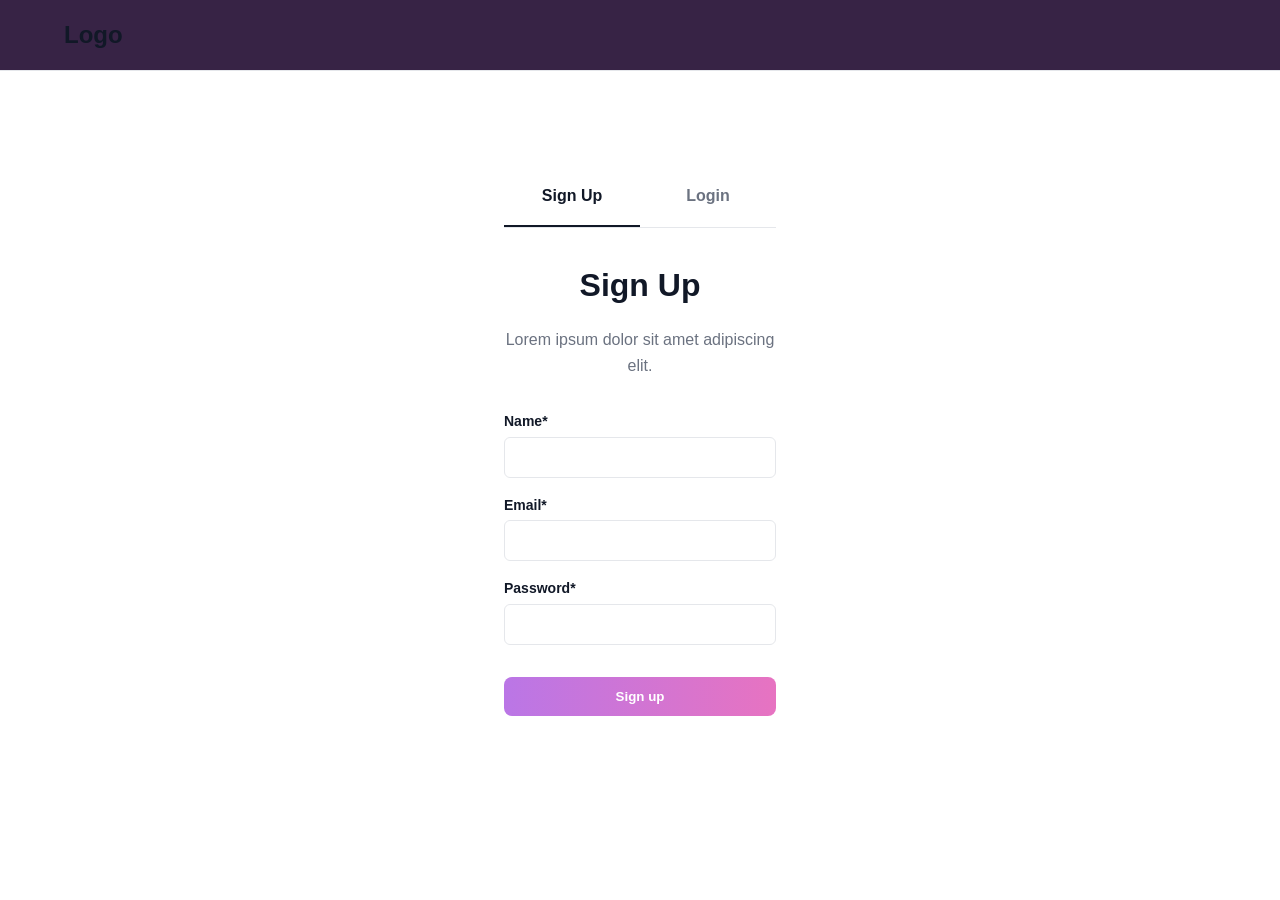
<file: signup.html>
<!DOCTYPE html>
<html lang="en">
<head>
    <meta charset="UTF-8">
    <title>Sign Up - Soco.Tech</title>
    <link rel="stylesheet" href="style.css">
</head>
<body>
    <header>
        <h2>Logo</h2>
    </header>

    <main class="auth-container">
        <div class="auth-tabs">
            <a href="signup.html" class="active">Sign Up</a>
            <a href="login.html">Login</a>
        </div>
        
        <h1 style="margin-bottom: 1rem;">Sign Up</h1>
        <p style="margin-bottom: 2rem; color: var(--text-muted);">Lorem ipsum dolor sit amet adipiscing elit.</p>

        <form>
            <div class="input-group" style="text-align: left;">
                <label>Name*</label>
                <input type="text">
            </div>
            <div class="input-group" style="text-align: left;">
                <label>Email*</label>
                <input type="email">
            </div>
            <div class="input-group" style="text-align: left;">
                <label>Password*</label>
                <input type="password">
            </div>
            <button type="submit" class="btn-primary" style="width: 100%; margin-top: 1rem;">Sign up</button>
        </form>
    </main>
</body>
</html>
</file>
<file: style.css>
/* --- Global Variables & Reset --- */
:root {
    --primary: #372345; /* Wireframe Purple */
    --secondry: #4A2F5C;
    --primary-hover1: #BA76E6;
    --primary-hover2: #E773C1;
    --bg-main: #FFFFFF;
    --bg-alt: #e5e9ed;
    --text-main: #111827;
    --text-muted: #6B7280;
    --border: #E5E7EB;
    --placeholder: #E5E7EB;
}

* { margin: 0; padding: 0; box-sizing: border-box; font-family: 'Segoe UI', sans-serif; }
body { background-color: var(--bg-main); color: var(--text-main); line-height: 1.6; }
a { text-decoration: none; color: inherit; }
main { max-width: 1200px; margin: 0 auto; padding: 2rem 5%; }

/* --- UI Components --- */
.btn-outline { background-color: transparent; border: 1px solid var(--border); color: var(--text-main); }
.img-placeholder { background-color: var(--placeholder); border-radius: 8px; display: flex; align-items: center; justify-content: center; }
/* Button style */
.btn {
    background: var(--bg-alt);
    color: var(--primary); 
    border: none; 
    padding: 0.75rem 1.5rem; 
    border-radius: 8px; 
    font-weight: 600; 
    cursor: pointer; 
    text-align: center; 
    display: inline-block; 
    transition: all 0.3s ease;
}
.btn:hover{
    background: var(--bg-main);
    border: 2px solid transparent var(--bg-alt);;
    color: #BA76E6; /* Solid purple matches the gradient perfectly */
    transform: translateY(-2px);
    box-shadow: 0 4px 12px rgba(186, 118, 230, 0.4);
}

.btn-arrow{
    background: var(--bg-main);
    border: none; 
    padding: 0.75rem 1.5rem; 
    border-radius: 8px; 
    font-weight: 600; 
    cursor: pointer; 
    text-align: center; 
    display: inline-block; 
    transition: all 0.3s ease;
}
.btn-arrow:hover{
    background: var(--bg-main);
    color: #BA76E6; /* Solid purple matches the gradient perfectly */
    transform: translateY(-2px);
}

/* --- Primary Buttons --- */
.btn-primary { 
    background: linear-gradient(to right,  #BA76E6, #E773C1);
    color: white; 
    border: none; 
    padding: 0.75rem 1.5rem; 
    border-radius: 8px; 
    font-weight: 600; 
    cursor: pointer; 
    text-align: center; 
    display: inline-block; 
    transition: all 0.3s ease;
}

.btn-primary:hover { 
    /* Layer 1: Solid White background (padding-box) */
    /* Layer 2: Gradient background acting as the border (border-box) */
    background: linear-gradient(white, white) padding-box,
                linear-gradient(to right, #BA76E6, #E773C1) border-box;
    
    border: 2px solid transparent;
    color: #BA76E6; /* Solid purple matches the gradient perfectly */
    
    transform: translateY(-2px);
    box-shadow: 0 4px 12px rgba(186, 118, 230, 0.4);
}

/* --- Header & Footer --- */
header { background: var(--primary); display: flex; justify-content: space-between; align-items: center; padding: 1rem 5%; border-bottom: 1px solid var(--border); }
.nav-links {color: var(--bg-main); display: flex; gap: 2rem; }
footer { border-top: 1px solid var(--border); padding: 3rem 5%; display: grid; grid-template-columns: repeat(4, 1fr); gap: 2rem; margin-top: 4rem; }

/* --- Form Inputs --- */
.input-group { margin-bottom: 1rem; display: flex; flex-direction: column; }
.input-group label { font-size: 0.875rem; font-weight: 600; margin-bottom: 0.25rem; }
.input-group input, .input-group select { padding: 0.75rem; border: 1px solid var(--border); border-radius: 6px; outline: none; }
.form-row { display: grid; grid-template-columns: 1fr 1fr; gap: 1rem; }

/* --- Specific Page Layouts --- */
/* Home Page */
.hero { display: grid; grid-template-columns: 1fr 1fr; gap: 2rem; align-items: center; margin-bottom: 4rem; }
.hero h1 { font-size: 3rem; line-height: 1.2; margin-bottom: 1rem; }
.product-grid { display: grid; grid-template-columns: repeat(3, 1fr); gap: 2rem; margin-bottom: 4rem; }
.product-card .img-placeholder { height: 250px; margin-bottom: 1rem; }
.contact-grid { display: grid; grid-template-columns: repeat(4, 1fr); gap: 2rem; text-align: center; margin: 4rem 0; }

/* Product Detail */
.product-detail-layout { display: grid; grid-template-columns: 1fr 1fr; gap: 4rem; }
.main-img { height: 400px; margin-bottom: 1rem; }
.thumbnail-grid { display: grid; grid-template-columns: repeat(5, 1fr); gap: 0.5rem; }
.thumbnail-grid .img-placeholder { height: 80px; }
.accordion { border-top: 1px solid var(--border); padding: 1rem 0; margin-top: 1rem; font-weight: 600; cursor: pointer; }

/* Cart Page */
.cart-table { width: 100%; border-collapse: collapse; margin-bottom: 2rem; }
.cart-table th, .cart-table td { padding: 1rem; border-bottom: 1px solid var(--border); text-align: left; }
.cart-totals { display: flex; justify-content: flex-end; align-items: center; gap: 2rem; font-size: 1.5rem; font-weight: bold; }

/* Auth Pages (Login/Signup) */
.auth-container { max-width: 400px; margin: 4rem auto; text-align: center; }
.auth-tabs { display: flex; border-bottom: 1px solid var(--border); margin-bottom: 2rem; }
.auth-tabs a { flex: 1; padding: 1rem; font-weight: 600; color: var(--text-muted); }
.auth-tabs a.active { color: var(--text-main); border-bottom: 2px solid var(--text-main); }

/* Payment & Account Pages */
.narrow-container { max-width: 700px; margin: 0 auto; }
.account-section { margin-bottom: 3rem; padding-bottom: 3rem; border-bottom: 1px solid var(--border); }

/* --- 12. Footer Styling --- */
.site-footer {
    background-color: #3B2E5A;
    color: white;
    padding: 4rem 5% 2rem;
    font-family: 'Segoe UI', system-ui, sans-serif;
    width: 1440px;
}

/* Main Vertical Container */
.footer-vertical-container {
    display: flex;
    flex-direction: column; /* Forces internal containers to stack vertically */
    gap: 4rem;
    max-width: 1300px;
    margin: 0 auto;
    width: 100%;
}

/* Top Horizontal Container (Newsletter + Table) */
.footer-horizontal-top {
    display: flex;
    flex-direction: row; /* Forces the Newsletter and Table to sit side-by-side */
    justify-content: space-between;
    gap: 3rem;
    width: 100%;
}

.footer-newsletter {
    flex: 1;
    min-width: 300px;
    max-width: 400px;
}

.footer-links-wrapper {
    flex: 2; /* Gives the table more width than the newsletter */
    min-width: 700px;
    margin-left: 350px;
}

/* Newsletter UI Elements */
.footer-logo-icon { margin-bottom: 1.5rem; }
.newsletter-desc { margin-bottom: 1.5rem; color: #E5E7EB; font-size: 0.85rem; line-height: 1.5; max-width: 90%; }
.newsletter-input-group { display: flex; gap: 0.5rem; margin-bottom: 1rem; width: 100%; }

.newsletter-input {
    flex: 1;
    min-width: 0;
    padding: 0.6rem 1rem;
    border-radius: 6px;
    border: 1px solid rgba(255, 255, 255, 0.1);
    background-color: rgba(255, 255, 255, 0.08);
    color: white;
    font-size: 0.85rem;
    outline: none;
}

.newsletter-btn {
    padding: 0.6rem 1.2rem;
    border-radius: 6px;
    border: none;
    background-color: rgba(255, 255, 255, 0.15);
    color: white;
    cursor: pointer;
    font-weight: 600;
    font-size: 0.85rem;
    white-space: nowrap;
}

.newsletter-disclaimer { font-size: 0.7rem; color: #9CA3AF; line-height: 1.5; max-width: 95%; }

/* Table Elements */
.footer-links-table { width: 100%; border-collapse: collapse; border: none; text-align: left; }
.footer-links-table th { padding-bottom: 1.5rem; color: white; font-size: 0.9rem; font-weight: 600; border: none; }
.footer-links-table tbody { line-height: 2.2; font-size: 0.8rem; color: #D1D5DB; }
.footer-links-table td { border: none; }
.footer-links-table a { text-decoration: none; color: inherit; }

.nowrap { white-space: nowrap; }
.social-link { display: inline-flex; align-items: center; gap: 0.5rem; }
.social-icon { font-size: 1rem; }

/* Bottom Horizontal Container (Legal Area) */
.footer-horizontal-bottom {
    display: flex;
    flex-direction: row; /* Forces copyright and legal links to sit side-by-side */
    justify-content: space-between;
    align-items: center;
    border-top: 1px solid rgba(255, 255, 255, 0.1);
    padding-top: 1.5rem;
    color: #9CA3AF;
    font-size: 0.75rem;
    flex-wrap: wrap;
    gap: 1rem;
}

.footer-horizontal-bottom p { margin: 0; }
.footer-legal-links { display: flex; gap: 1.5rem; flex-wrap: wrap; }
.footer-legal-links a { text-decoration: underline; color: inherit; }
</file>
